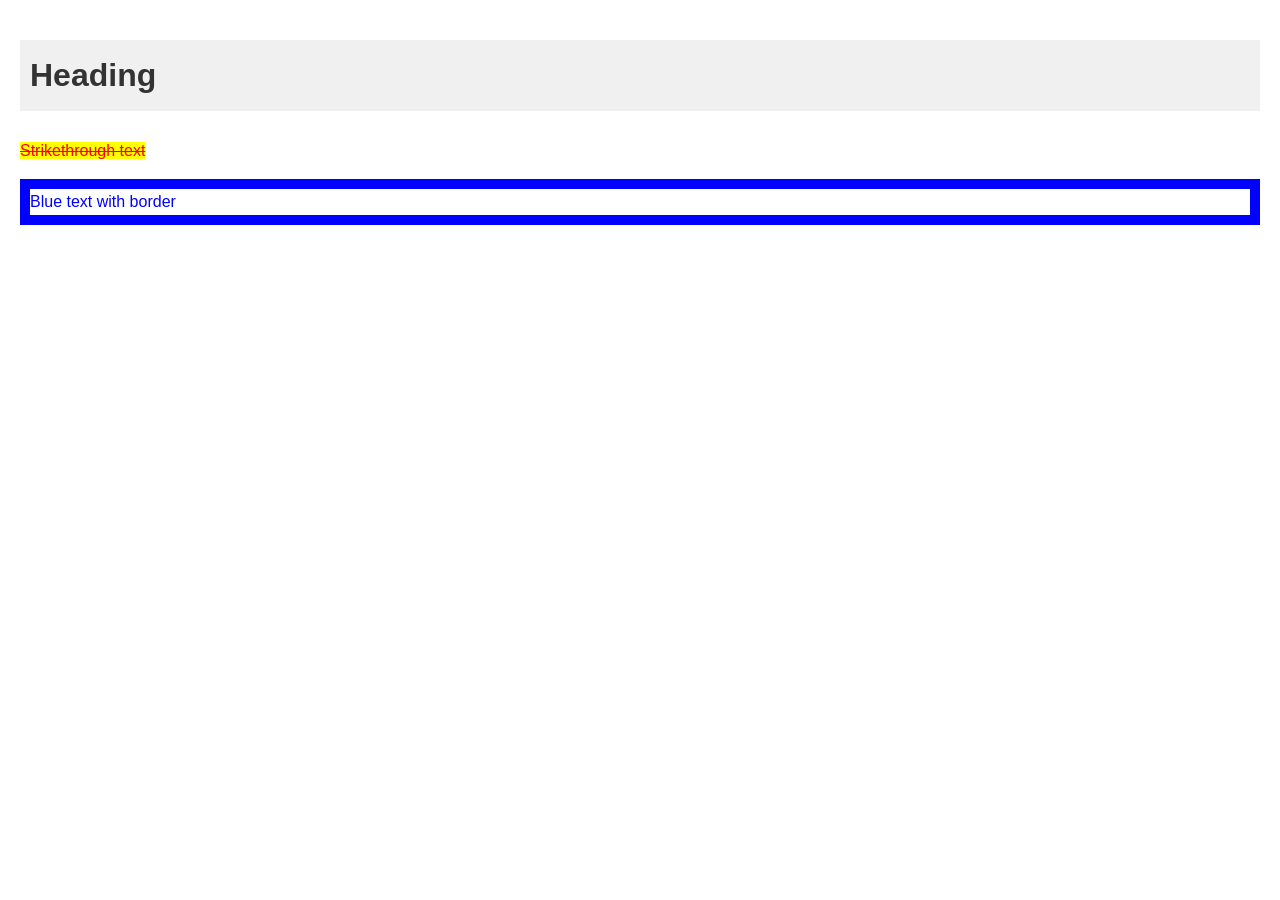
<file: MERN STACK/index.html>
<!DOCTYPE html>
<html lang="en">
<head>
    <meta charset="UTF-8">
    <meta name="viewport" content="width=device-width, initial-scale=1.0">
    <title>CSS Demo</title>
    <link rel="stylesheet" href="style.css">
</head>
<body>
    <h2>Heading</h2>
    <s>Strikethrough text</s>
    <p class="b">Blue text with border</p>
</body>
</html>
</file>
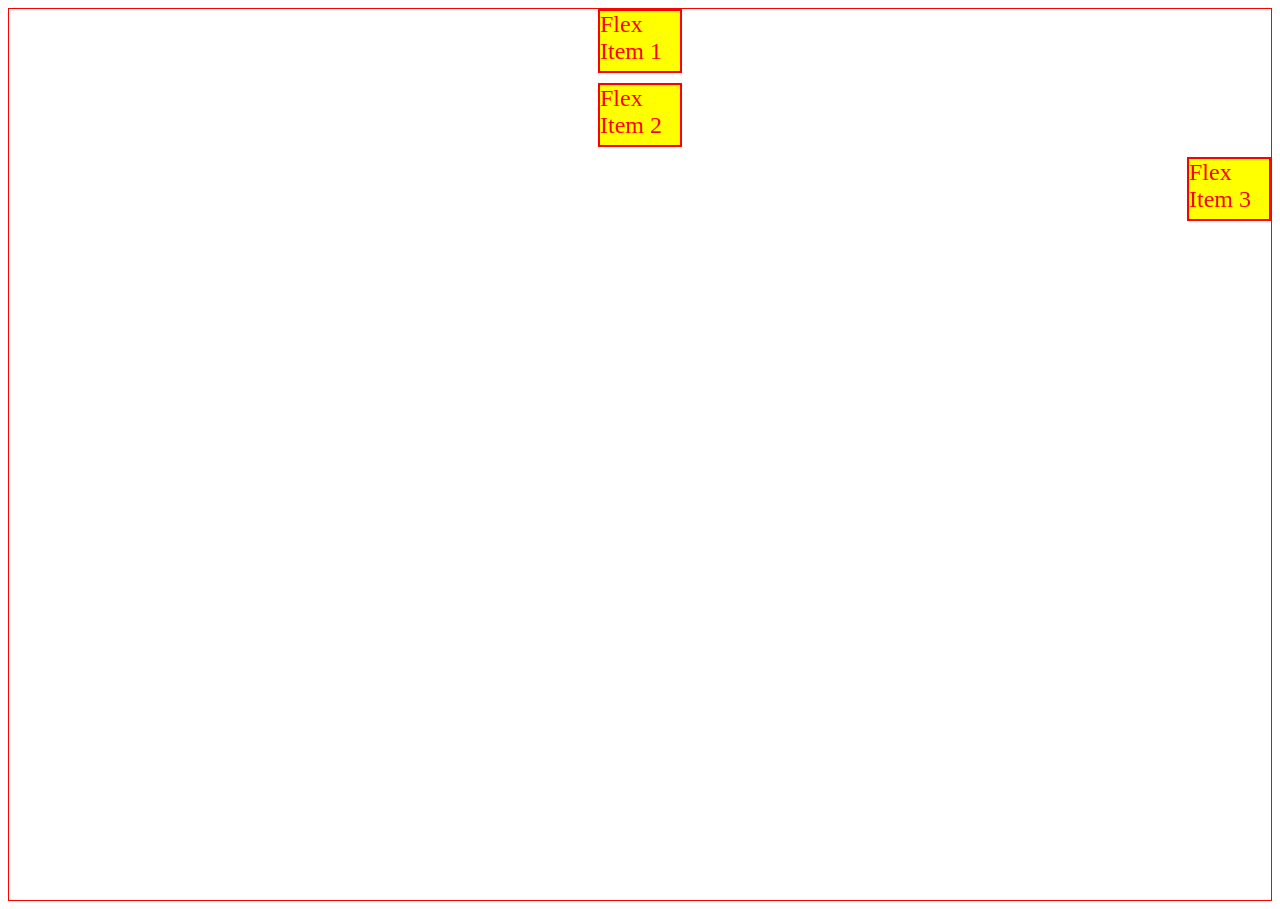
<file: CSS STYLING (MERN STACK)/flex.html>
<!DOCTYPE html>
<html lang="en">
    <head>
        <meta charset="UTF-8"/>
        <meta name="viewport" content="width=device-width, initial-scale=1.0"/>
        <title>Flex Layout</title>
        <link rel="stylesheet" href="./flex.css"/>
    </head>
    <body>
        <div class="flexcontainer">
            <div class="flexItem">Flex Item 1</div>
            <div class="flexItem">Flex Item 2</div>
            <div class="flexItem">Flex Item 3</div>
        </div>
    </body>
</html>
</file>
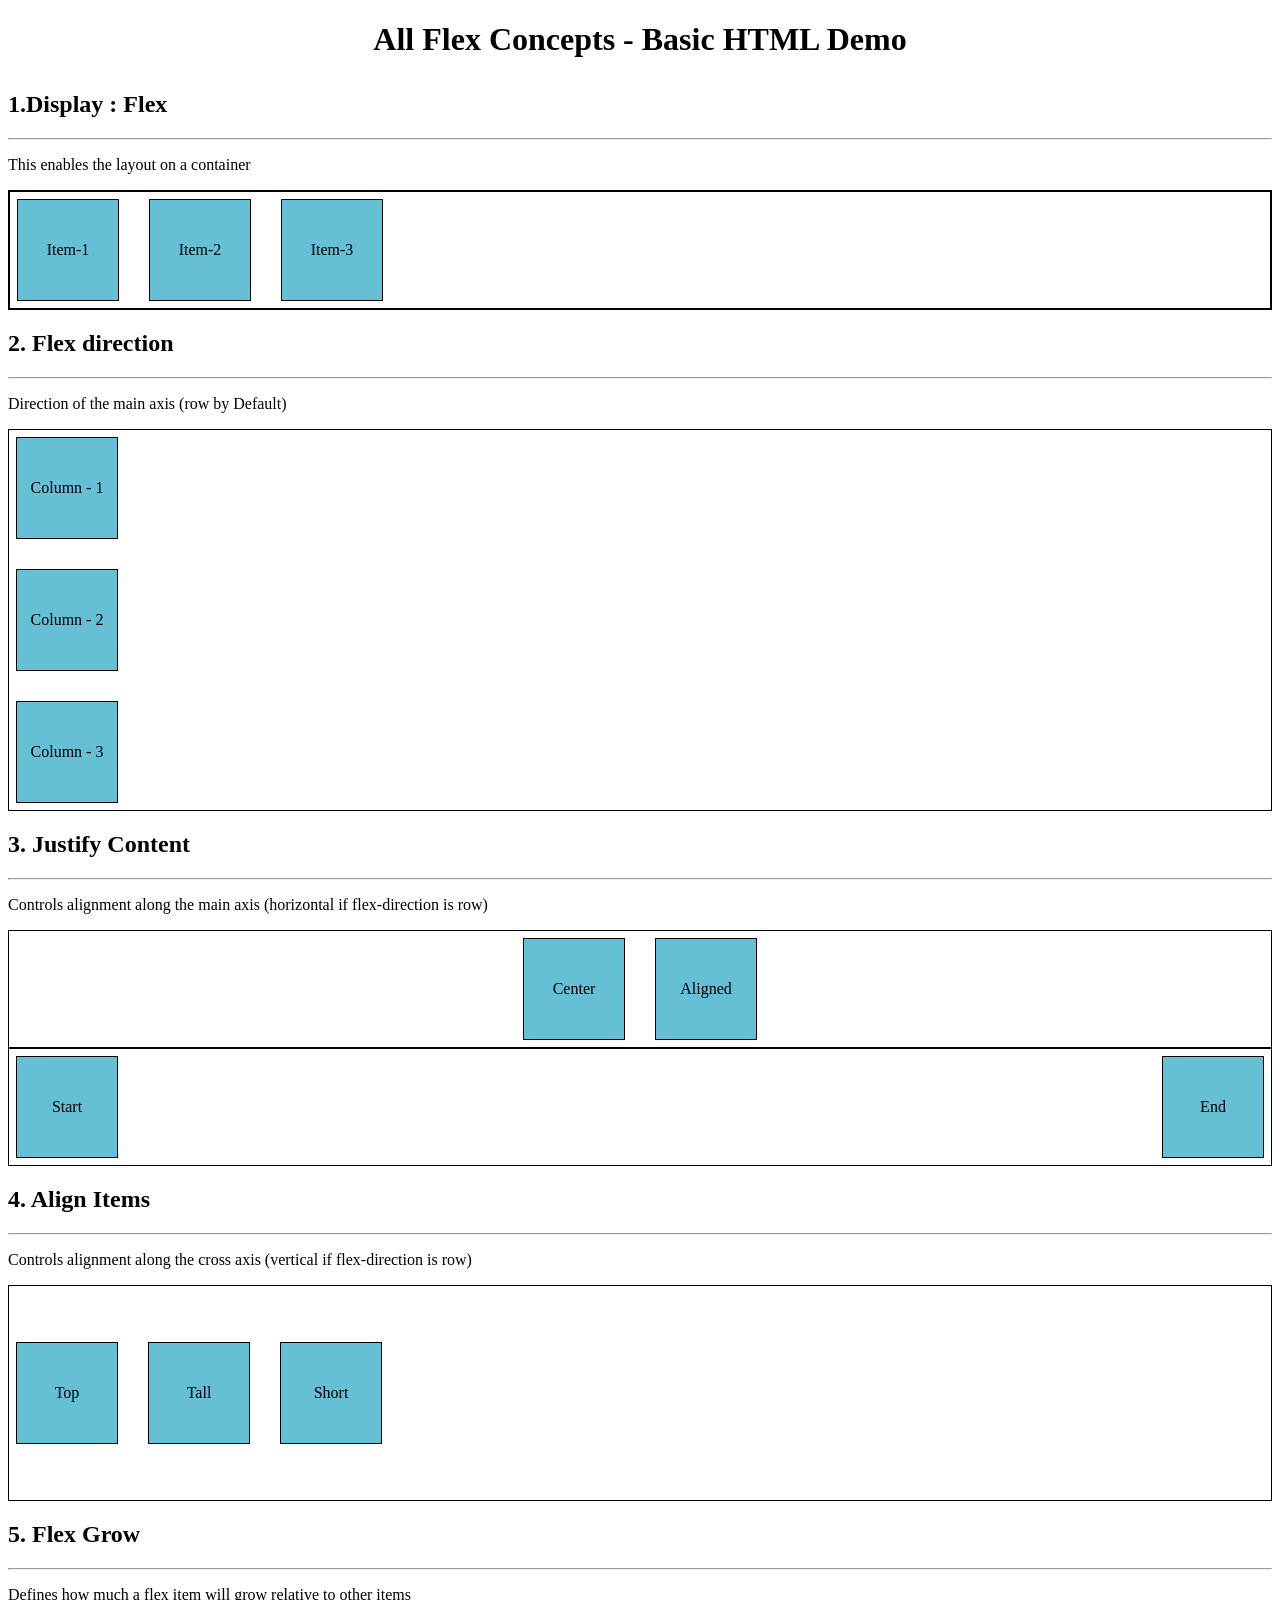
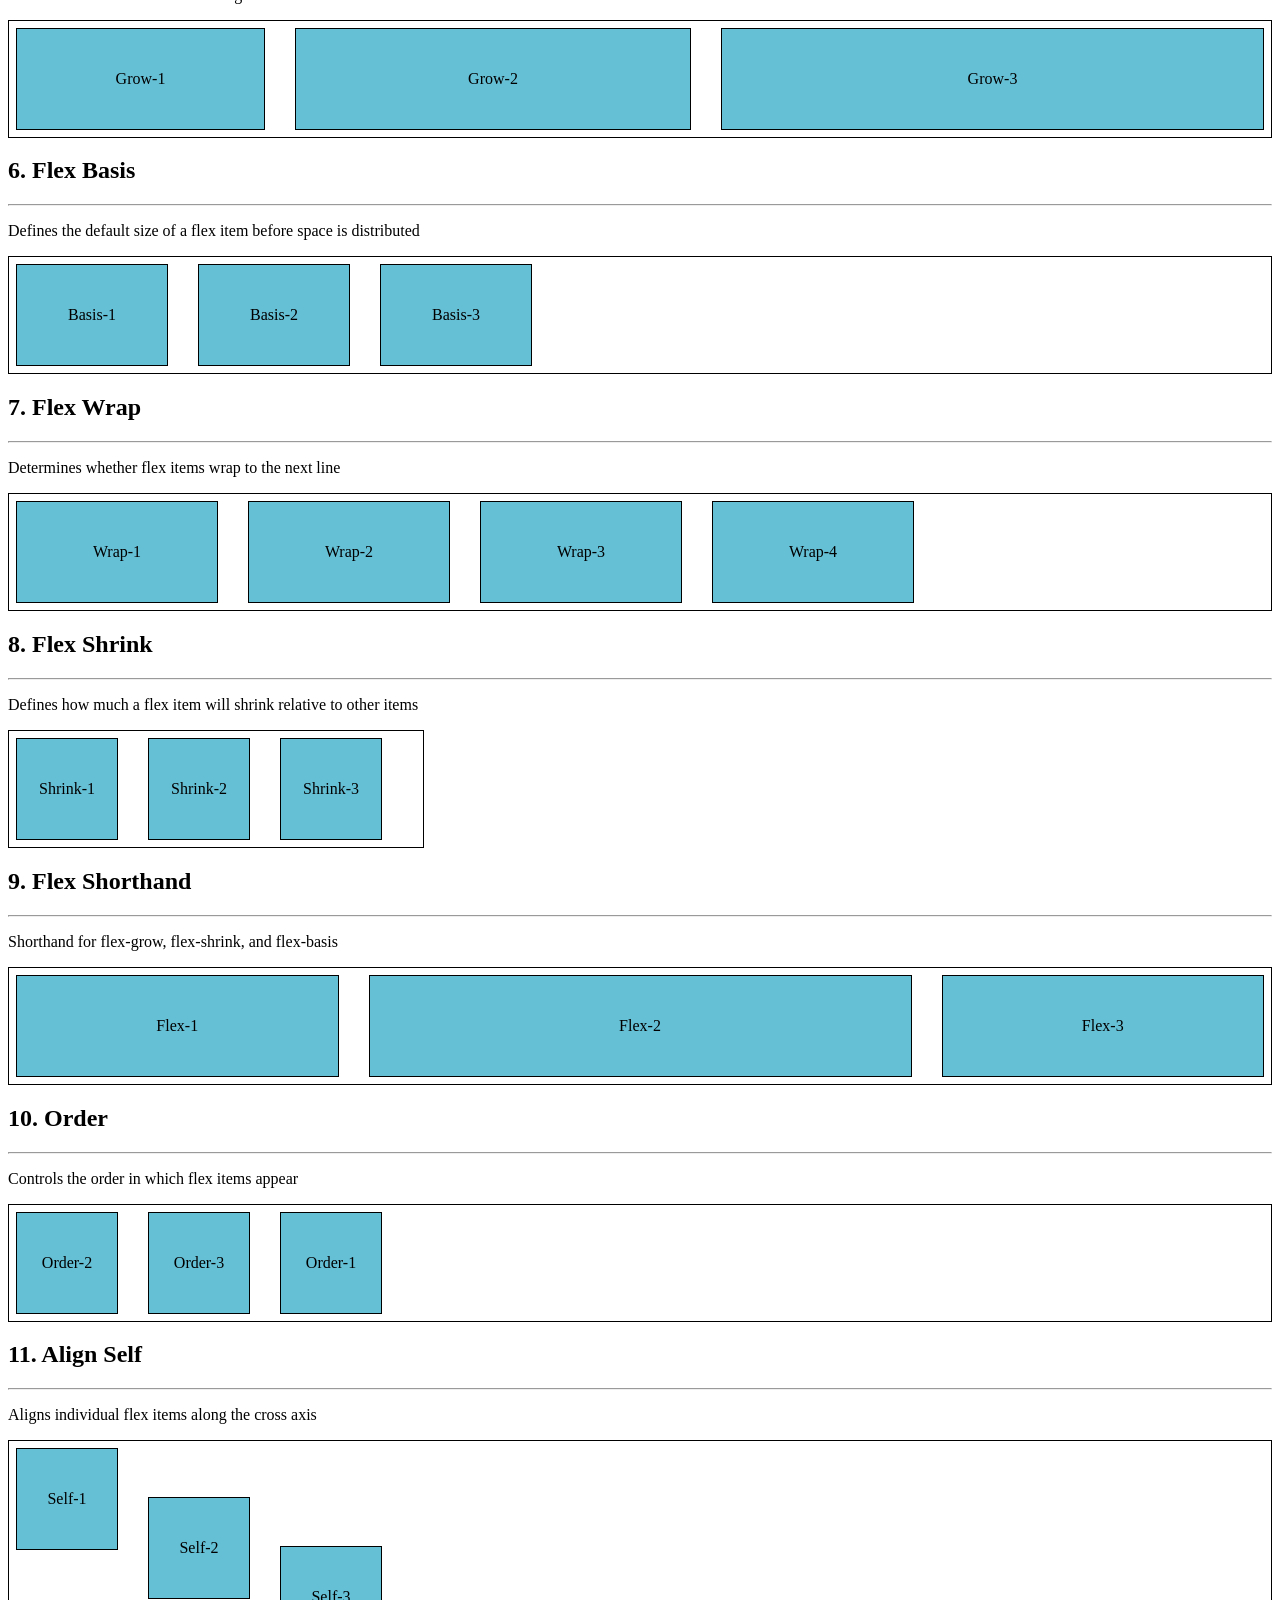
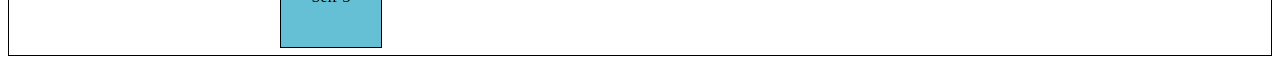
<file: CSS STYLING (MERN STACK)/mernflex.html>
<!DOCTYPE html>
<html lang="en">
  <head>
    <meta charset="UTF-8" />
    <meta name="viewport" content="width=device-width, initial-scale=1.0" />
    <link rel="stylesheet" href="mernflex.css" />
    <title>Flex Assignment</title>
  </head>
  <body>
    <header>
      <h1>All Flex Concepts - Basic HTML Demo</h1>
    </header>

    <!-- Display Flex  -->

    <h2>1.Display : Flex</h2>

    <hr />

    <p>This enables the layout on a container</p>
    <div class="flexitems">
      <div class="item">Item-1</div>
      <div class="item">Item-2</div>
      <div class="item">Item-3</div>
    </div>

    <!-- flex direction  -->

    <h2>2. Flex direction</h2>

    <hr />

    <p>Direction of the main axis (row by Default)</p>
    <div class="flexdir">
      <div class="item">Column - 1</div>
      <div class="item">Column - 2</div>
      <div class="item">Column - 3</div>
    </div>

    <!-- flex direction  -->

    <h2>3. Justify Content</h2>

    <hr />

    <p>Controls alignment along the main axis (horizontal if flex-direction is row)</p>
    <div class="jc-1">
      <div class="item">Center</div>
      <div class="item">Aligned</div>
    </div>
    <div class="jc-2">
      <div class="item">Start</div>
      <div class="item">End</div>
    </div>

    <h2>4. Align Items</h2>

    <hr />

    <p>Controls alignment along the cross axis (vertical if flex-direction is row)</p>
    <div class="ai">
      <div class="item">Top</div>
      <div class="item">Tall</div>
      <div class="item">Short</div>
    </div>

    <!-- Flex Grow -->

    <h2>5. Flex Grow</h2>

    <hr />

    <p>Defines how much a flex item will grow relative to other items</p>
    <div class="fg">
      <div class="item">Grow-1</div>
      <div class="item">Grow-2</div>
      <div class="item">Grow-3</div>
    </div>

    <!-- Flex Basis -->

    <h2>6. Flex Basis</h2>

    <hr />

    <p>Defines the default size of a flex item before space is distributed</p>
    <div class="fb">
      <div class="item">Basis-1</div>
      <div class="item">Basis-2</div>
      <div class="item">Basis-3</div>
    </div>

    <!-- Flex Wrap -->

    <h2>7. Flex Wrap</h2>

    <hr />

    <p>Determines whether flex items wrap to the next line</p>
    <div class="fw">
      <div class="item">Wrap-1</div>
      <div class="item">Wrap-2</div>
      <div class="item">Wrap-3</div>
      <div class="item">Wrap-4</div>
    </div>

    <!-- Flex Shrink -->

    <h2>8. Flex Shrink</h2>

    <hr />

    <p>Defines how much a flex item will shrink relative to other items</p>
    <div class="fs">
      <div class="item">Shrink-1</div>
      <div class="item">Shrink-2</div>
      <div class="item">Shrink-3</div>
    </div>

    <h2>9. Flex Shorthand</h2>

    <hr />

    <p>Shorthand for flex-grow, flex-shrink, and flex-basis</p>
    <div class="flex-short">
      <div class="item">Flex-1</div>
      <div class="item">Flex-2</div>
      <div class="item">Flex-3</div>
    </div>

    <h2>10. Order</h2>

    <hr />

    <p>Controls the order in which flex items appear</p>
    <div class="order">
      <div class="item">Order-1</div>
      <div class="item">Order-2</div>
      <div class="item">Order-3</div>
    </div>


    <h2>11. Align Self</h2>

    <hr />

    <p>Aligns individual flex items along the cross axis</p>
    <div class="as">
      <div class="item">Self-1</div>
      <div class="item">Self-2</div>
      <div class="item">Self-3</div>
    </div>
  </body>
</html>
</file>
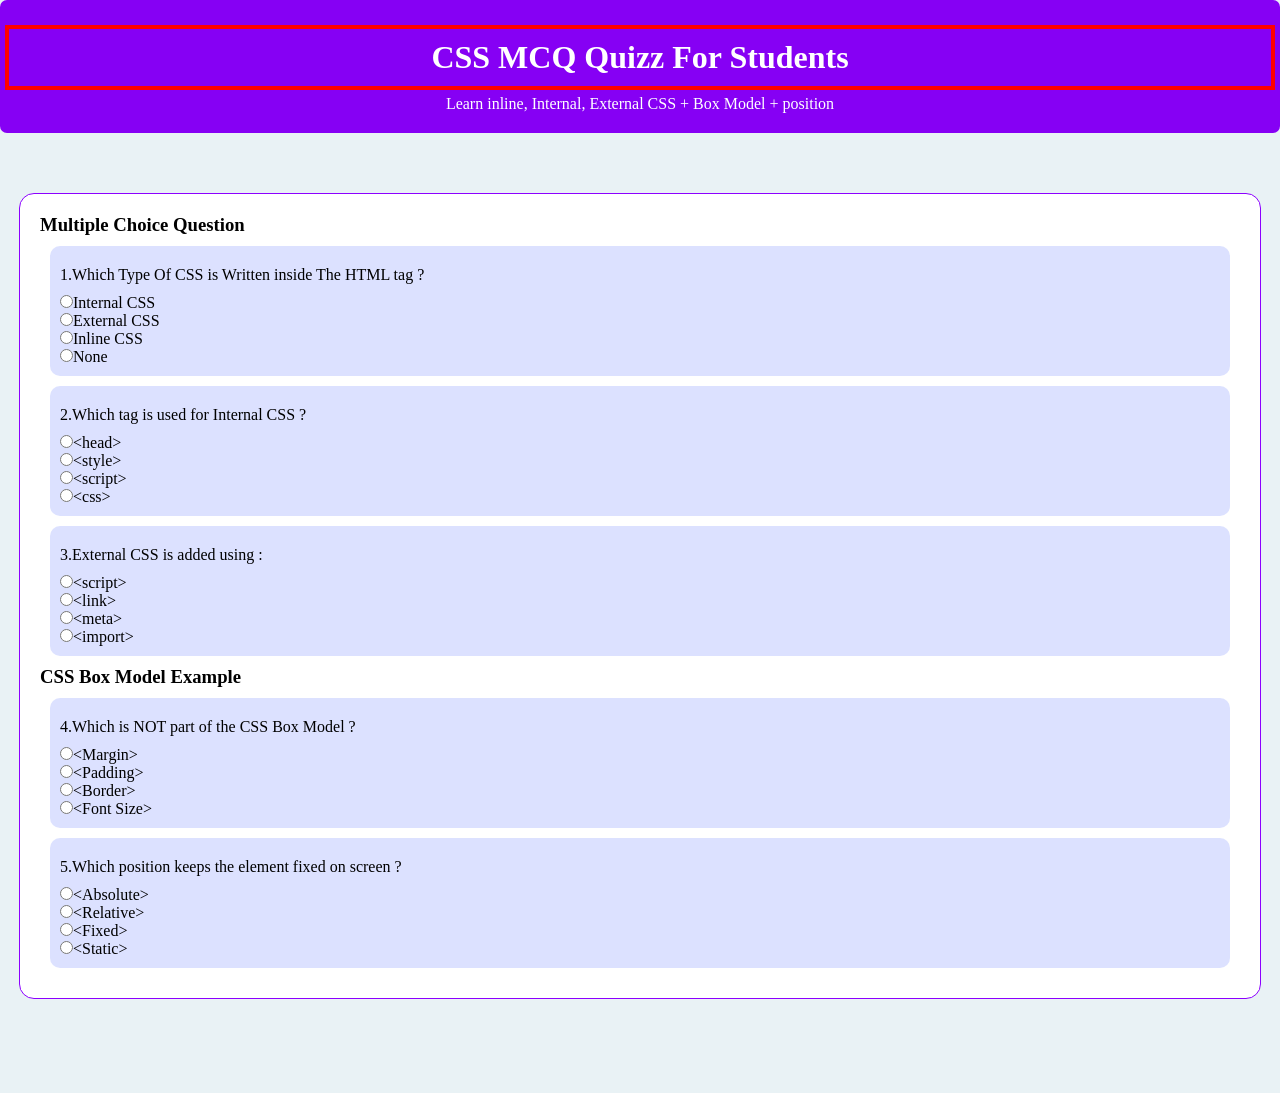
<file: CSS STYLING (MERN STACK)/style.html>
<!DOCTYPE html>
<html lang="en">
  <head>
    <meta charset="UTF-8" />
    <meta name="viewport" content="width=device-width, initial-scale=1.0" />
    <link rel="stylesheet" href="style.css" />
    <title>Quizz</title>
  </head>
  <body>
    <header>
      <h1> CSS MCQ Quizz For Students </h1>
      <p> Learn inline, Internal, External CSS + Box Model + position </p>
    </header>

    <section class="quize">
      <section class="quize-body">
        <h1>Multiple Choice Question</h1>
<!-- Question - 1 -->
        <div class="questions">
          <p class="question">
            1.Which Type Of CSS is Written inside The HTML tag ?
          </p>

          <div class="options">
            <input type="radio" name="q1" id="q1a" /><label for="q1a">Internal CSS</label><br>
            <input type="radio" name="q1" id="q1b" /><label for="q1b">External CSS</label><br>
            <input type="radio" name="q1" id="q1c" /><label for="q1c">Inline CSS</label><br>
            <input type="radio" name="q1" id="q1d" /><label for="q1d">None</label><br>
          </div>
        </div>

<!-- Question - 2 -->
        <div class="questions">
          <p class="question">
            2.Which tag is used for Internal CSS ?
          </p>

          <div class="options">
            <input type="radio" name="q2" id="q2a" /><label for="q2a">&lthead&gt</label><br>
            <input type="radio" name="q2" id="q2b" /><label for="q2b">&ltstyle&gt</label><br>
            <input type="radio" name="q2" id="q2c" /><label for="q2c">&ltscript&gt</label><br>
            <input type="radio" name="q2" id="q2d" /><label for="q2d">&ltcss&gt</label><br>
          </div>
        </div>

<!-- Question - 3 -->
        <div class="questions">
          <p class="question">
            3.External CSS is added using :
          </p>

          <div class="options">
            <input type="radio" name="q3" id="q3a" /><label for="q3a">&ltscript&gt</label><br>
            <input type="radio" name="q3" id="q3b" /><label for="q3b">&ltlink&gt</label><br>
            <input type="radio" name="q3" id="q3c" /><label for="q3c">&ltmeta&gt</label><br>
            <input type="radio" name="q3" id="q3d" /><label for="q3d">&ltimport&gt</label><br>
          </div>
        </div>

        <h1>CSS Box Model Example </h1>

        <!-- Question - 4 -->
        <div class="questions">
          <p class="question">
            4.Which is NOT part of the CSS Box Model ?
          </p>

          <div class="options">
            <input type="radio" name="q4" id="q4a" /><label for="q4a">&ltMargin&gt</label><br>
            <input type="radio" name="q4" id="q4b" /><label for="q4b">&ltPadding&gt</label><br>
            <input type="radio" name="q4" id="q4c" /><label for="q4c">&ltBorder&gt</label><br>
            <input type="radio" name="q4" id="q4d" /><label for="q4d">&ltFont Size&gt</label><br>
          </div>
        </div>

        <!-- Question - 5 -->
        <div class="questions">
          <p class="question">
            5.Which position keeps the element fixed on screen ?
          </p>

          <div class="options">
            <input type="radio" name="q5" id="q5a" /><label for="q5a">&ltAbsolute&gt</label><br>
            <input type="radio" name="q5" id="q5b" /><label for="q5b">&ltRelative&gt</label><br>
            <input type="radio" name="q5" id="q5c" /><label for="q5c">&ltFixed&gt</label><br>
            <input type="radio" name="q5" id="q5d" /><label for="q5d">&ltStatic&gt</label><br>
          </div>
        </div>


      </section>
    </section>
  </body>
</html>
</file>
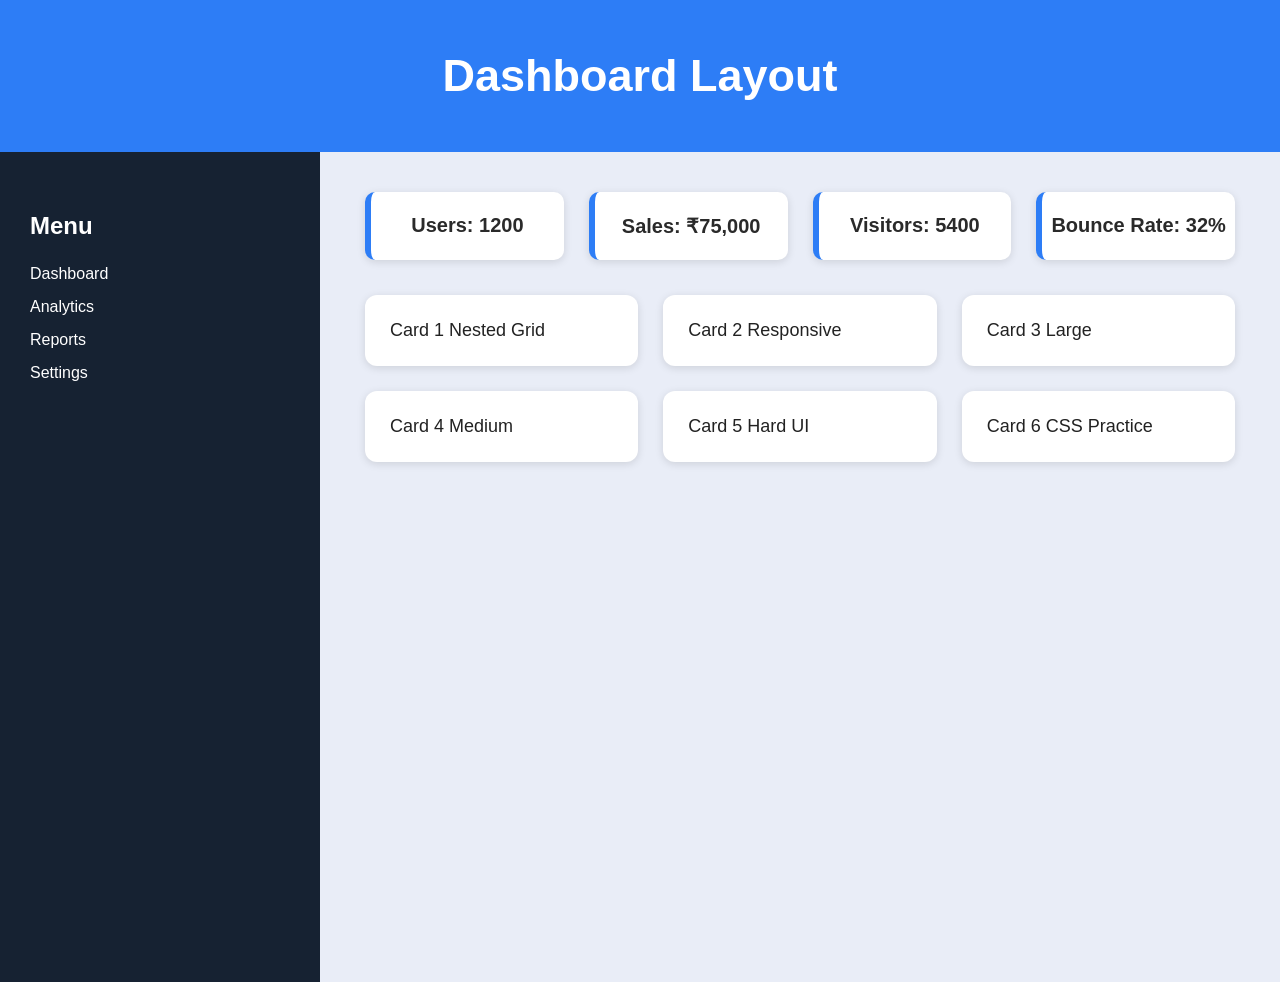
<file: CSS STYLING (MERN STACK)/task2.html>
<!DOCTYPE html>
<html lang="en">
<head>
<meta charset="UTF-8" />
<meta name="viewport" content="width=device-width, initial-scale=1.0" />
<title>Dashboard Layout</title>

<link rel="stylesheet" href="task2.css" />
</head>

<body>

<div class="header">
    Dashboard Layout
</div>

<div class="layout">

    <div class="sidebar">
        <h2>Menu</h2>
        <ul>
            <li>Dashboard</li>
            <li>Analytics</li>
            <li>Reports</li>
            <li>Settings</li>
        </ul>
    </div>

    <div class="content">

        <div class="stats-row">
            <div class="stat-box">Users: 1200</div>
            <div class="stat-box">Sales: ₹75,000</div>
            <div class="stat-box">Visitors: 5400</div>
            <div class="stat-box">Bounce Rate: 32%</div>
        </div>

        <div class="cards">
            <div class="card">Card 1 Nested Grid</div>
            <div class="card">Card 2 Responsive</div>
            <div class="card">Card 3 Large</div>
            <div class="card">Card 4 Medium</div>
            <div class="card">Card 5 Hard UI</div>
            <div class="card">Card 6 CSS Practice</div>
        </div>

    </div>
</div>

</body>
</html>
</file>
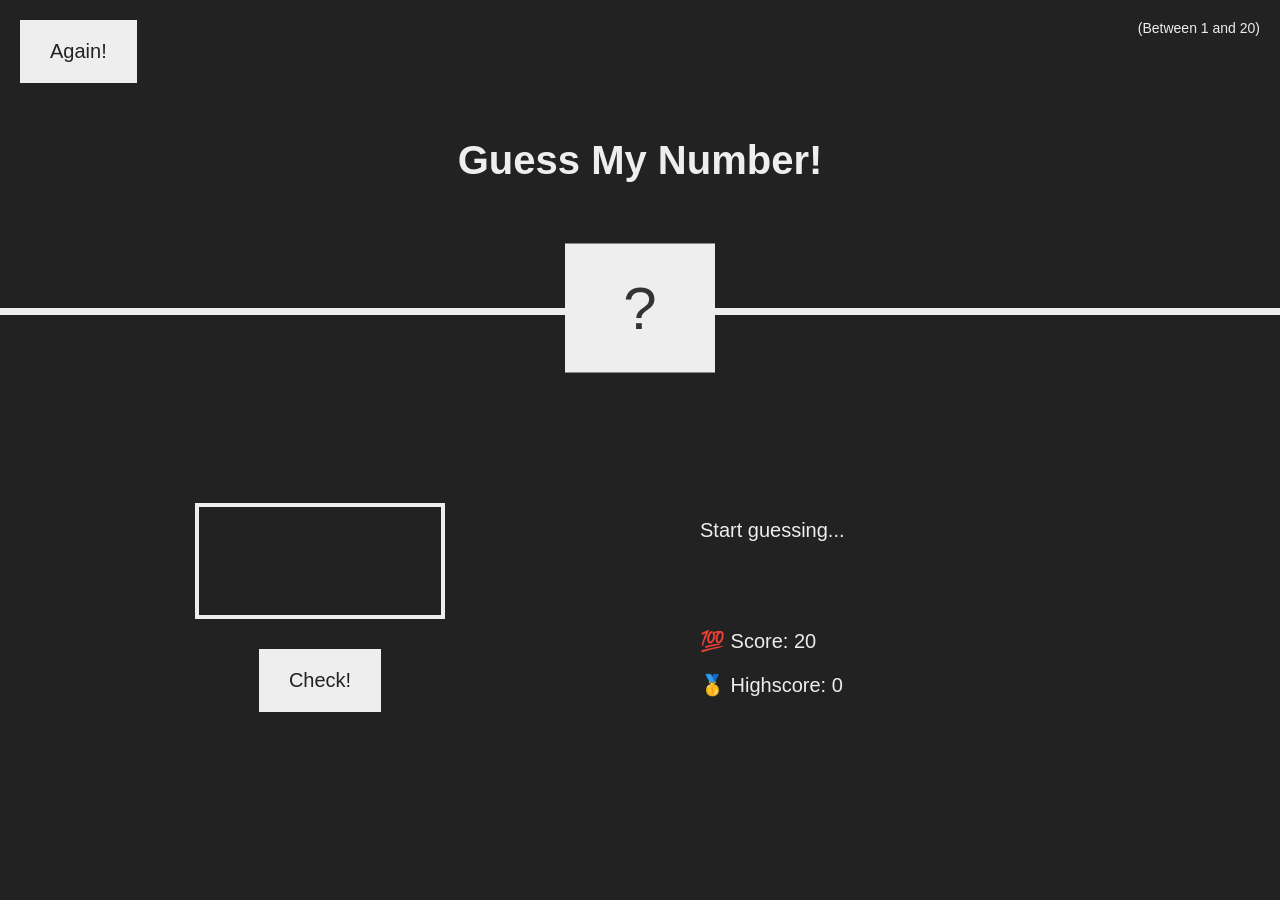
<file: CSS STYLING (MERN STACK)/task3.html>
<!DOCTYPE html>
<html lang="en">
  <head>
    <meta charset="UTF-8" />
    <meta name="viewport" content="width=device-width, initial-scale=1.0" />
    <link rel="stylesheet" href="task3.css" />
    <title>Guess My Number !</title>
  </head>
  <body>
    <header>
        <h1>Guess My Number!</h1>
        <p class="between">(Between 1 and 20)</p>
        <button class="btn again">Again!</button>
        <div class="number">?</div>
    </header>
    <main>
        <section class="left">
            <input type="number" class="guess" />
            <button class="btn check">Check!</button>
        </section>
        <section class="right">
            <p class="message">Start guessing...</p>
            <p class="label-score">💯 Score: <span class="score">20</span></p>
            <p class="label-highscore">
                🥇 Highscore: <span class="highscore">0</span>
            </p>
        </section>
    </main>

  </body>
</file>
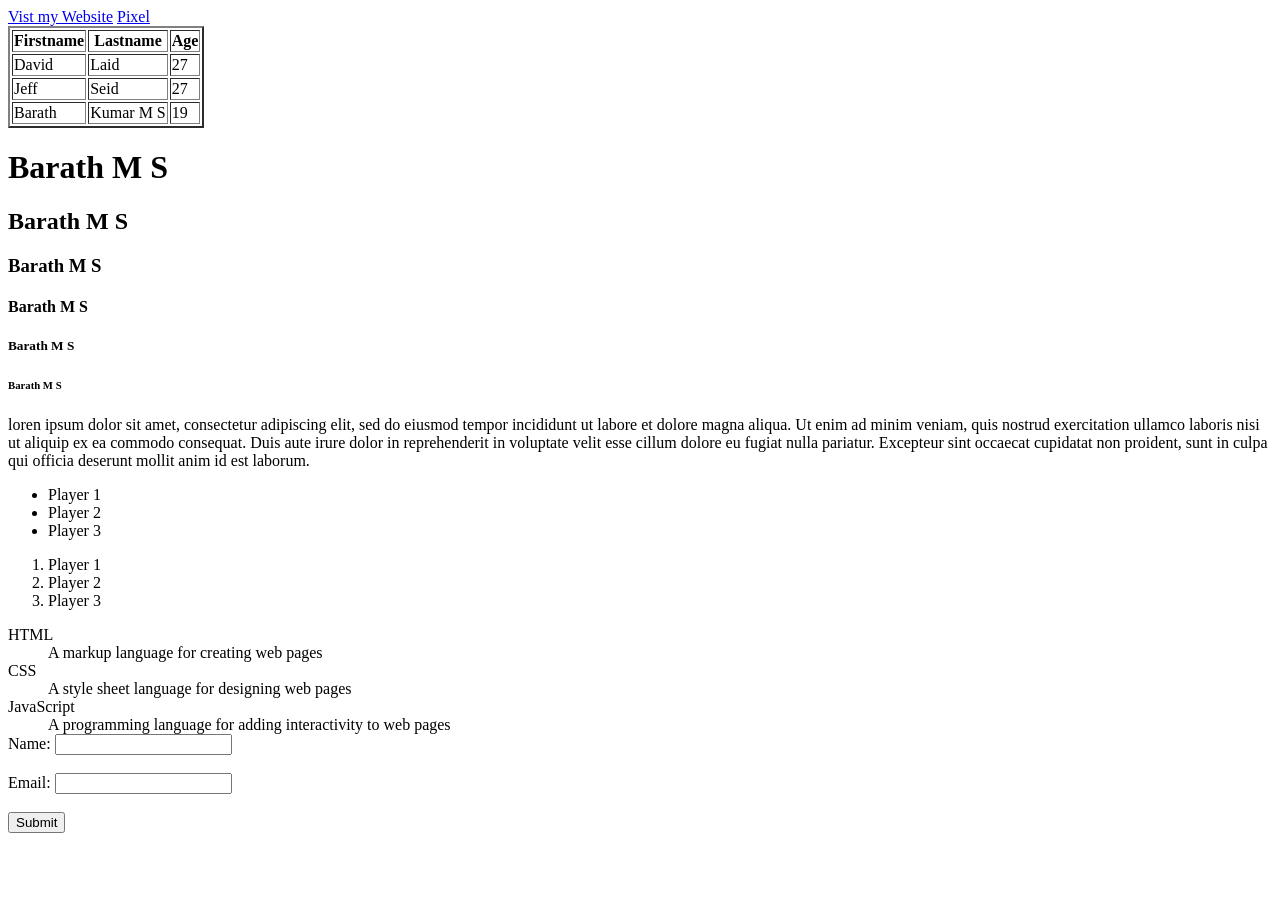
<file: MERN STACK/mern.html>
<!DOCTYPE html>
<html lang="en">
<head>
    <meta charset="UTF-8">
    <meta name="viewport" content="width=device-width, initial-scale=1.0">
    <meta name="description" contents="This is the description of the webpage.">
    <meta name="Keywords" content="HTML, CSS, JavaScript,MERN">
    <meta name="author" content="Barath M S" >
    <title> Barath M S </title>
    
</head>
<body>
  <a href="./index.html" target="_blank">Vist my Website</a>
  <a href="#a">Pixel</a>


    <table border="2">
    <head>
      <tr>
        <th>Firstname</th>
        <th>Lastname</th>
        <th>Age</th>
      </tr>
      </head>
      <body>
        <tr>
            <td>David</td>
            <td>Laid</td>
            <td>27</td>
        </tr>
      <tr>
        <td>Jeff</td>
        <td>Seid</td>
        <td>27</td>
        </tr>
        <tr>
            <td>Barath</td>
            <td>Kumar M S</td>
            <td>19</td>
        </tr>
  </table>
  
    <h1>Barath M S</h1>
    <h2>Barath M S</h2>
    <h3>Barath M S</h3>
    <h4>Barath M S</h4> 
    <h5>Barath M S</h5>
    <h6>Barath M S</h6>
    <p>loren ipsum dolor sit amet, consectetur adipiscing elit, sed do eiusmod tempor incididunt 
        ut labore et dolore magna aliqua. Ut enim ad minim veniam, quis nostrud exercitation ullamco 
        laboris nisi ut aliquip ex ea commodo consequat. Duis aute irure dolor in reprehenderit in 
        voluptate velit esse cillum dolore eu fugiat nulla pariatur. Excepteur sint occaecat cupidatat non proident, 
        sunt in culpa qui officia deserunt mollit anim id est laborum.
    </p>
    <ul>
    <li>Player 1</li>
    <li>Player 2</li>
    <li>Player 3</li>
    </ul>
    <ol>
    <li>Player 1</li>
    <li>Player 2</li>
    <li>Player 3</li>
    </ol>

    <dt>HTML</dt>
    <dd>A markup language for creating web pages</dd>
    <dt>CSS</dt>
    <dd>A style sheet language for designing web pages</dd>
    <dt>JavaScript</dt>
    <dd>A programming language for adding interactivity to web pages</dd>
    <form action="/submit" method="post">
        <label for="name">Name:</label>
        <input type="text" id="name" minlength="5" maxlength="10" required><br><br>
        <label for="email" required>Email:</label>
        <input type="email" id="email" name="email"><br><br>
        <input type="submit" value="Submit">

    </form>
</body>
</html>
</file>
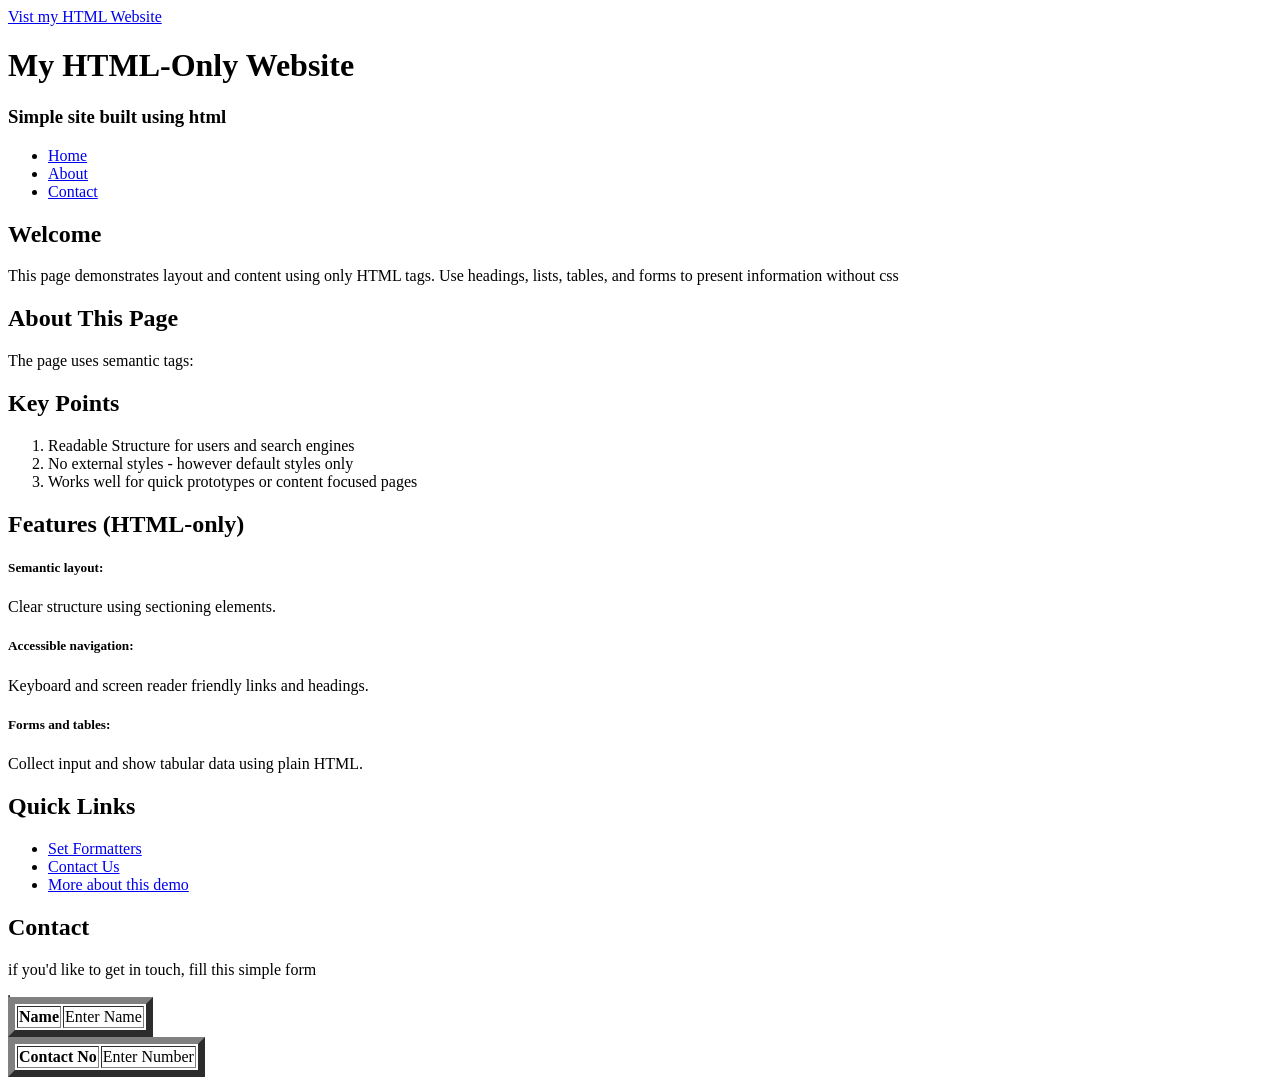
<file: MERN STACK/mern2.html>
<!DOCTYPE html>
<html lang="en">
<head>
    <meta charset="UTF-8">
    <meta name="viewport" content="width=device-width, initial-scale=1.0">
    <meta name="description" contents="This is the description of the webpage.">
    <meta name="Keywords" content="HTML, CSS, JavaScript,MERN">
    <meta name="author" content="Barath M S" >

    <title> My HTML-only Website </title>
    
</head>
<body>
  <a href="./index.html" target="_blank">Vist my HTML Website</a>
  <table border=""> 
  <head>
    <h1> My HTML-Only Website</h1>
    <h3> Simple site built using html</h3>
    <ul>
    <li><a href="./index.html" target="_blank">Home</a></li>
    <li><a href="./index.html" target="_blank">About</a></li>
    <li><a href="./index.html" target="_blank">Contact</a></li>
    </ul>

    <h2> Welcome </h2>
    <p>This page demonstrates layout and content using only HTML tags. Use headings, lists, tables, and forms to present information without css</p>

    <h2> About This Page</h2>
    <p> The page uses semantic tags: </p>

    <h2> Key Points </h2>
    <ol>
        <li> Readable Structure for users and search engines </li>
        <li> No external styles - however default styles only</li>
        <li> Works well for quick prototypes or content focused pages</li>
    </ol>

    <h2> Features (HTML-only) </h2>
    <div>
        <h5>Semantic layout:</h5>
        <p>Clear structure using sectioning elements.</p>
        <h5>Accessible navigation:</h5>
        <p>Keyboard and screen reader friendly links and headings.</p>
        <h5>Forms and tables:</h5>
        <p>Collect input and show tabular data using plain HTML.</p>
    </div>

    <h2> Quick Links</h2>
    <ul>
        <li><a href="./index.html" target="_blank">Set Formatters</a></li>
        <li><a href="./index.html" target="_blank">Contact Us</a></li>
        <li><a href="./index.html" target="_blank">More about this demo</a></li>
    </ul>

    <h2> Contact </h2>
    <p> if you'd like to get in touch, fill this simple form </p>
    <table border="7">
            <th> Name </th>
            <td> Enter Name </td>
    </table>
    <table border="7">
            <th> Contact No </th>
            <td> Enter Number </td>
    </table>
</file>
<file: MERN STACK/style.css>
/* Basic Styling */
body {
    font-family: Arial, sans-serif;
    line-height: 1.6;
    margin: 0;
    padding: 20px;
}

/* Headings */
h1, h2, h3, h4, h5, h6 {
    color: #333;
    margin-top: 20px;
}

h1 {
    font-size: 2.5em;
}

h2 {
    font-size: 2em;
    background-color: #f0f0f0;
    padding: 10px;
}

h3 {
    font-size: 1.75em;
}

/* Paragraphs */
p {
    color: #555;
    margin-bottom: 15px;
}

/* Links */
a {
    color: #0066cc;
    text-decoration: none;
}

a:hover {
    text-decoration: underline;
}

/* Lists */
ul, ol {
    margin-left: 20px;
}

li {
    margin-bottom: 8px;
}

/* Tables */
table {
    border-collapse: collapse;
    width: 100%;
    margin: 20px 0;
}

th, td {
    border: 1px solid #ddd;
    padding: 12px;
    text-align: left;
}

th {
    background-color: #4CAF50;
    color: white;
}

tr:nth-child(even) {
    background-color: #f9f9f9;
}

/* Forms */
label {
    display: block;
    margin-top: 10px;
    font-weight: bold;
}

input[type="text"],
input[type="email"] {
    width: 100%;
    padding: 8px;
    margin-top: 5px;
    border: 1px solid #ddd;
    border-radius: 4px;
    box-sizing: border-box;
}

input[type="submit"] {
    background-color: #4CAF50;
    color: white;
    padding: 10px 20px;
    border: none;
    border-radius: 4px;
    cursor: pointer;
    margin-top: 15px;
}

input[type="submit"]:hover {
    background-color: #45a049;
}

/* Class Selector */
.b {
    color: blue;
    border: 10px solid;
}

/* Strikethrough */
s {
    color: red;
    background-color: yellow;
}
</file>
<file: CSS STYLING (MERN STACK)/flex.css>
.flexcontainer{
    border: 1px solid red;
    display: flex;
    height: 99vh;
    gap: 10px;
    flex-direction: column-reverse;
    justify-content: flex-end;
    align-items: center;
}

.flexItem{
    background-color: yellow;
    border: 2px solid red;
    color: red;
    font-size: 24px;
    height: 60px;
    width: 80px;
}

.flexItem:nth-child(1){
    order: 1;
    align-self: center;
}

.flexItem:nth-child(3){
    order: -1;
    align-self: flex-end;
}
</file>
<file: CSS STYLING (MERN STACK)/mernflex.css>
header {
    height: 50px;
    width: 100%;
    text-align: center;
    color: black;
}

.flexitems {
    display: flex;
    gap: 30px;
    border: 2px solid black;
    padding: 7px;
}

.item {
    height: 100px;
    width: 100px;
    display: flex;
    justify-content: center;
    align-items: center;
    background-color: rgba(77, 181, 207, 0.862);
    color: rgb(0, 0, 0);
    font-weight: 500;
    border: 1px solid black;
}

.flexdir {
    display: flex;
    gap: 30px;
    border: 1px solid black;
    padding: 7px;
    flex-direction: column;
}

.jc-1 {
    display: flex;
    gap: 30px;
    border: 1px solid black;
    padding: 7px;
    justify-content: center;
}

.jc-2 {
    display: flex;
    gap: 30px;
    border: 1px solid black;
    padding: 7px;
    justify-content: space-between;
}

.ai {
    display: flex;
    gap: 30px;
    border: 1px solid black;
    padding: 7px;
    height: 200px;
    align-items: center;
}

.fg {
    display: flex;
    gap: 30px;
    border: 1px solid black;
    padding: 7px;
}

.fg .item:nth-child(1) {
    flex-grow: 1;
}

.fg .item:nth-child(2) {
    flex-grow: 2;
}

.fg .item:nth-child(3) {
    flex-grow: 3;
}

.fb {
    display: flex;
    gap: 30px;
    border: 1px solid black;
    padding: 7px;
}

.fb .item {
    flex-basis: 150px;
}

.fw {
    display: flex;
    gap: 30px;
    border: 1px solid black;
    padding: 7px;
    flex-wrap: wrap;
}

.fw .item {
    width: 200px;
}

.fs {
    display: flex;
    gap: 30px;
    border: 1px solid black;
    padding: 7px;
    width: 400px;
}

.fs .item:nth-child(1) {
    flex-shrink: 1;
}

.fs .item:nth-child(2) {
    flex-shrink: 2;
}

.fs .item:nth-child(3) {
    flex-shrink: 3;
}

.flex-short {
    display: flex;
    gap: 30px;
    border: 1px solid black;
    padding: 7px;
}

.flex-short .item:nth-child(1) {
    flex: 1 1 100px;
}

.flex-short .item:nth-child(2) {
    flex: 2 1 100px;
}

.flex-short .item:nth-child(3) {
    flex: 1 2 100px;
}

.order {
    display: flex;
    gap: 30px;
    border: 1px solid black;
    padding: 7px;
}

.order .item:nth-child(1) {
    order: 3;
}

.order .item:nth-child(2) {
    order: 1;
}

.order .item:nth-child(3) {
    order: 2;
}

.as {
    display: flex;
    gap: 30px;
    border: 1px solid black;
    padding: 7px;
    height: 200px;
}

.as .item:nth-child(1) {
    align-self: flex-start;
}

.as .item:nth-child(2) {
    align-self: center;
}

.as .item:nth-child(3) {
    align-self: flex-end;
}
</file>
<file: CSS STYLING (MERN STACK)/style.css>
*{
    margin: 0;
    padding: 0;
}
body{
    background-color: rgb(233, 242, 245);
    margin: 0;
    padding: 0;
}
header{
  text-align: center;
  padding: 20px 0px;
  background-color: rgb(134, 0, 244);
  color: White;
  border-radius: 7px;
}
header h1{
    border: 4px solid red;
    padding: 10px;
    margin: 5px;
}

.quize{
    min-height: 100vh;
}
.quize-body{
    background-color: white;
    border-radius: 15px;
    border: 1px solid rgb(140, 0, 255);
    padding: 20px;
    max-width: 1200px;
    margin: 60px auto;
}
.questions{
    padding: 10px;
    background-color: rgba(186, 197, 255, 0.508);
    margin: 10px;
    border-radius: 10px;
}
.question{
    padding: 10px 0px;
}
</file>
<file: CSS STYLING (MERN STACK)/task2.css>
body {
    margin: 0;
    font-family: 'Inter', sans-serif;
    background: #e9edf7;
}

.header {
    background: #2D7DF6;
    padding: 50px 0;
    text-align: center;
    color: white;
    font-size: 45px;
    font-weight: 700;
}

.layout {
    display: flex;
}

.sidebar {
    width: 260px;
    background: #162232;
    color: white;
    padding: 40px 30px;
    height: calc(100vh - 150px);
}

.sidebar h2 {
    font-size: 24px;
    margin-bottom: 25px;
    font-weight: 600;
}

.sidebar ul {
    list-style: none;
    padding: 0;
    margin-top: 10px;
}

.sidebar ul li {
    margin: 15px 0;
    font-size: 16px;
    cursor: pointer;
    font-weight: 300;
}

.content {
    flex: 1;
    padding: 40px 45px;
}

.stats-row {
    display: grid;
    grid-template-columns: repeat(4, 1fr);
    gap: 25px;
}

.stat-box {
    background: white;
    padding: 22px 0;
    font-size: 20px;
    text-align: center;
    border-radius: 10px;
    font-weight: 600;
    color: #2a2a2a;
    box-shadow: 0px 2px 8px rgba(0,0,0,0.12);
    border-left: 6px solid #2D7DF6;
}

.cards {
    margin-top: 35px;
    display: grid;
    grid-template-columns: repeat(3, 1fr);
    gap: 25px;
}

.card {
    background: white;
    padding: 25px;
    border-radius: 12px;
    font-size: 18px;
    font-weight: 500;
    color: #222;
    box-shadow: 0px 2px 8px rgba(0,0,0,0.12);
}
</file>
<file: CSS STYLING (MERN STACK)/task3.css>
* {
  margin: 0;
  padding: 0;
  box-sizing: inherit;
}

html {
  font-size: 62.5%;
  box-sizing: border-box;
}

body {
  font-family: "Press Start 2P", sans-serif;
  color: #eee;
  background-color: #222;
}

header {
  position: relative;
  height: 35vh;
  border-bottom: 7px solid #eee;
}

main {
  height: 65vh;
  color: #eee;
  display: flex;
  align-items: center;
  justify-content: space-around;
}

.left {
  width: 52rem;
  display: flex;
  flex-direction: column;
  align-items: center;
}

.right {
  width: 52rem;
  font-size: 2rem;
}

h1 {
  font-size: 4rem;
  text-align: center;
  position: absolute;
  width: 100%;
  top: 52%;
  left: 50%;
  transform: translate(-50%, -50%);
}

.number {
  background: #eee;
  color: #333;
  font-size: 6rem;
  width: 15rem;
  padding: 3rem 0rem;
  text-align: center;
  position: absolute;
  bottom: 0;
  left: 50%;
  transform: translate(-50%, 50%);
}

.between {
  font-size: 1.4rem;
  position: absolute;
  top: 2rem;
  right: 2rem;
}

.again {
  position: absolute;
  top: 2rem;
  left: 2rem;
}

.guess {
  background: none;
  border: 4px solid #eee;
  font-family: inherit;
  color: inherit;
  font-size: 5rem;
  padding: 2.5rem;
  width: 25rem;
  text-align: center;
  display: block;
  margin-bottom: 3rem;
}

.btn {
  border: none;
  background-color: #eee;
  color: #222;
  font-size: 2rem;
  font-family: inherit;
  padding: 2rem 3rem;
  cursor: pointer;
}

.btn:hover {
  background-color: #ccc;
}

.message {
  margin-bottom: 8rem;
  height: 3rem;
}

.label-score {
  margin-bottom: 2rem;
}
</file>
